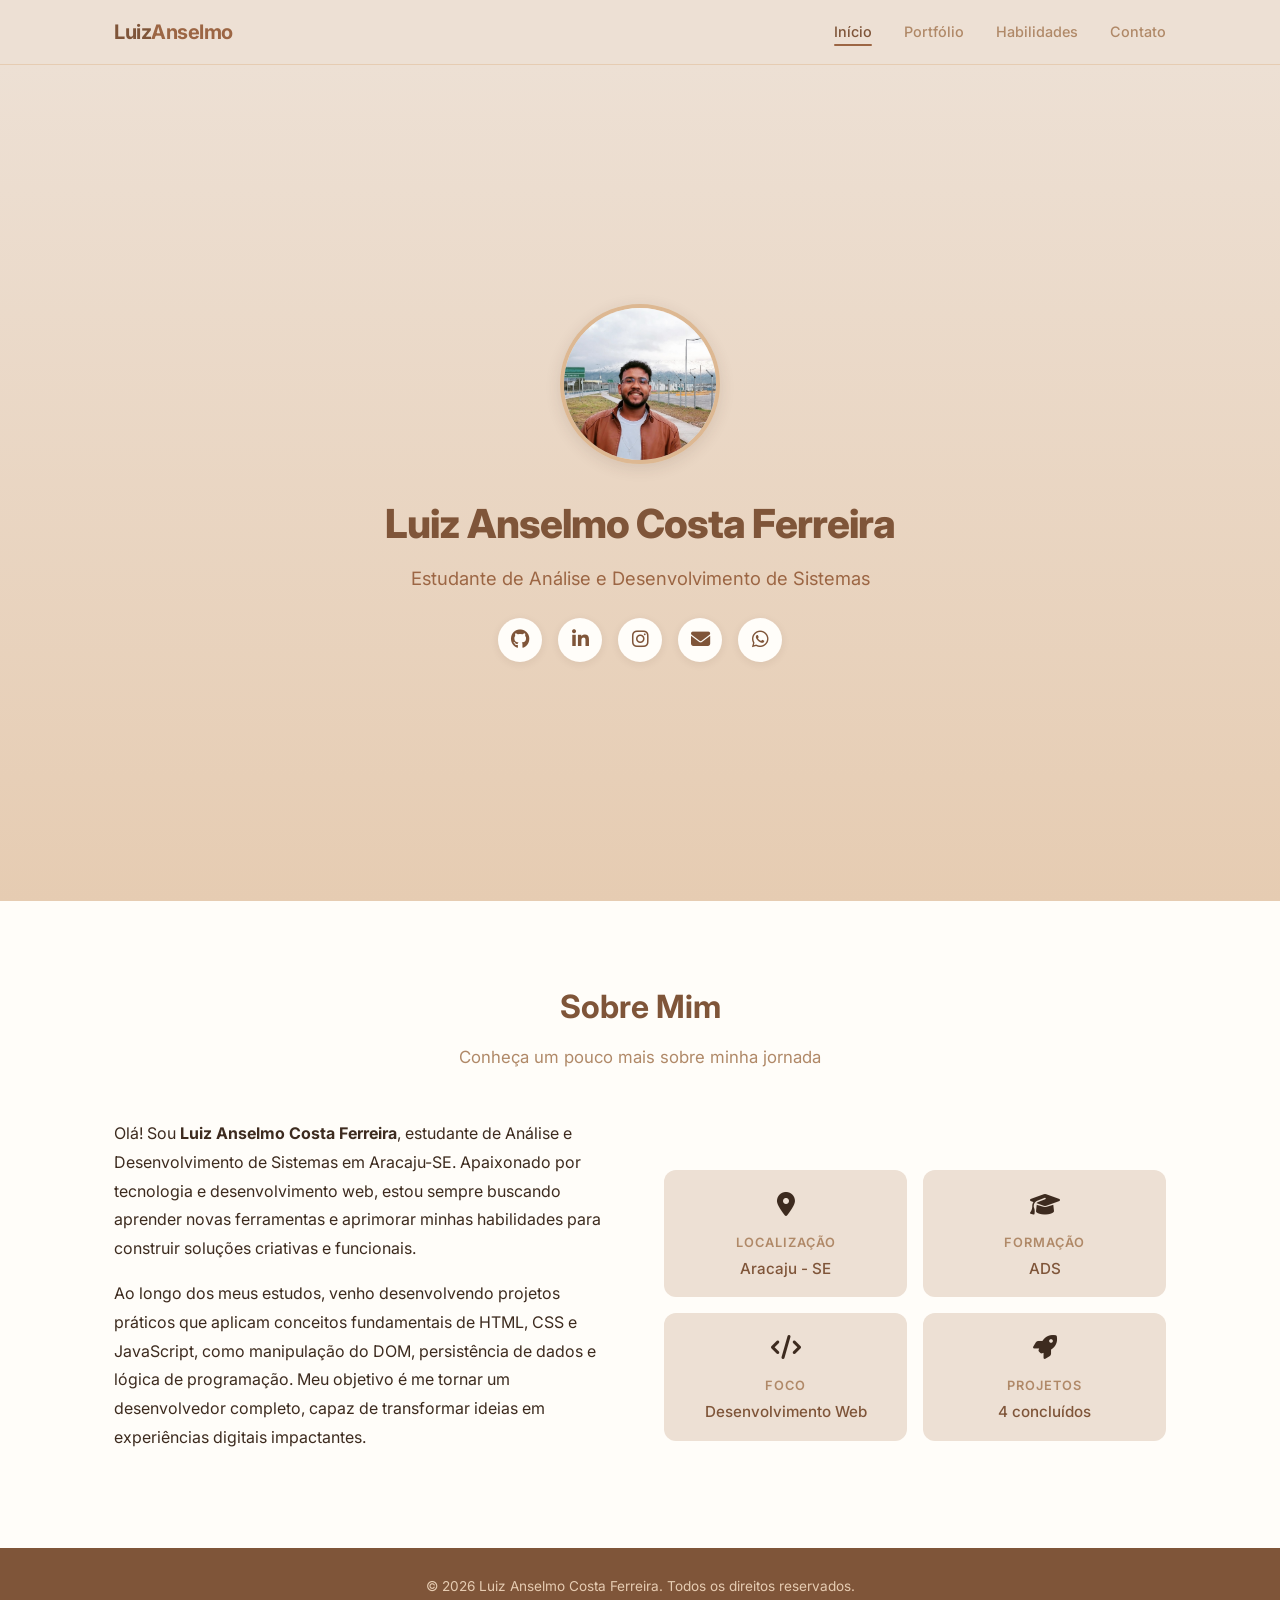
<file: index.html>
<!DOCTYPE html>
<html lang="pt-BR">
<head>
  <meta charset="UTF-8">
  <meta name="viewport" content="width=device-width, initial-scale=1.0">
  <meta name="description" content="Portfólio pessoal de Luiz Anselmo Costa Ferreira — Estudante de Análise e Desenvolvimento de Sistemas em Aracaju-SE.">
  <meta name="author" content="Luiz Anselmo Costa Ferreira">
  <title>Luiz Anselmo — Portfólio</title>
  <link rel="stylesheet" href="css/styles.css">
  <link rel="stylesheet" href="https://cdnjs.cloudflare.com/ajax/libs/font-awesome/6.5.1/css/all.min.css">
</head>
<body>

  <!-- NAVBAR -->
  <nav class="navbar" id="navbar">
    <div class="container">
      <a href="index.html" class="navbar-logo">Luiz<span>Anselmo</span></a>
      <ul class="navbar-menu" id="navMenu">
        <li><a href="index.html">Início</a></li>
        <li><a href="portfolio.html">Portfólio</a></li>
        <li><a href="habilidades.html">Habilidades</a></li>
        <li><a href="contato.html">Contato</a></li>
      </ul>
      <button class="hamburger" id="hamburger" aria-label="Menu">
        <span></span>
        <span></span>
        <span></span>
      </button>
    </div>
  </nav>

  <!-- HERO -->
  <section class="hero" id="hero">
    <div class="hero-content">
      <img src="assets/profile.jpg" alt="Foto de Luiz Anselmo Costa Ferreira" class="hero-photo reveal">
      <h1 class="hero-name reveal">Luiz Anselmo Costa Ferreira</h1>
      <p class="hero-title reveal">Estudante de Análise e Desenvolvimento de Sistemas</p>
      <div class="hero-socials reveal">
        <a href="https://github.com/lanselmocf-dot" target="_blank" rel="noopener" aria-label="GitHub"><i class="fab fa-github"></i></a>
        <a href="https://www.linkedin.com/in/luiz-anselmo-bab188236" target="_blank" rel="noopener" aria-label="LinkedIn"><i class="fab fa-linkedin-in"></i></a>
        <a href="https://www.instagram.com/lanselmoo/" target="_blank" rel="noopener" aria-label="Instagram"><i class="fab fa-instagram"></i></a>
        <a href="mailto:lanselmocf@gmail.com" aria-label="E-mail"><i class="fas fa-envelope"></i></a>
        <a href="https://wa.me/5579988646510?text=Ol%C3%A1%2C%20Luiz!%20Vi%20o%20seu%20portf%C3%B3lio%20e%20gostaria%20de%20conversar%20sobre%20um%20projeto." target="_blank" rel="noopener" aria-label="WhatsApp"><i class="fab fa-whatsapp"></i></a>
      </div>
    </div>
  </section>

  <!-- SOBRE MIM -->
  <section class="section about" id="about">
    <div class="container">
      <h2 class="section-title reveal">Sobre Mim</h2>
      <p class="section-subtitle reveal">Conheça um pouco mais sobre minha jornada</p>
      <div class="about-grid">
        <div class="about-text reveal">
          <p>
            Olá! Sou <strong>Luiz Anselmo Costa Ferreira</strong>, estudante de Análise e Desenvolvimento de Sistemas em Aracaju-SE. Apaixonado por tecnologia e desenvolvimento web, estou sempre buscando aprender novas ferramentas e aprimorar minhas habilidades para construir soluções criativas e funcionais.
          </p>
          <p>
            Ao longo dos meus estudos, venho desenvolvendo projetos práticos que aplicam conceitos fundamentais de HTML, CSS e JavaScript, como manipulação do DOM, persistência de dados e lógica de programação. Meu objetivo é me tornar um desenvolvedor completo, capaz de transformar ideias em experiências digitais impactantes.
          </p>
        </div>
        <div class="about-info reveal">
          <div class="about-info-item">
            <div class="info-icon"><i class="fas fa-map-marker-alt"></i></div>
            <div class="info-label">Localização</div>
            <div class="info-value">Aracaju - SE</div>
          </div>
          <div class="about-info-item">
            <div class="info-icon"><i class="fas fa-graduation-cap"></i></div>
            <div class="info-label">Formação</div>
            <div class="info-value">ADS</div>
          </div>
          <div class="about-info-item">
            <div class="info-icon"><i class="fas fa-code"></i></div>
            <div class="info-label">Foco</div>
            <div class="info-value">Desenvolvimento Web</div>
          </div>
          <div class="about-info-item">
            <div class="info-icon"><i class="fas fa-rocket"></i></div>
            <div class="info-label">Projetos</div>
            <div class="info-value">4 concluídos</div>
          </div>
        </div>
      </div>
    </div>
  </section>

  <!-- FOOTER -->
  <footer class="footer">
    <p>&copy; 2026 Luiz Anselmo Costa Ferreira. Todos os direitos reservados.</p>
  </footer>

  <script src="js/script.js"></script>
</body>
</html>
</file>
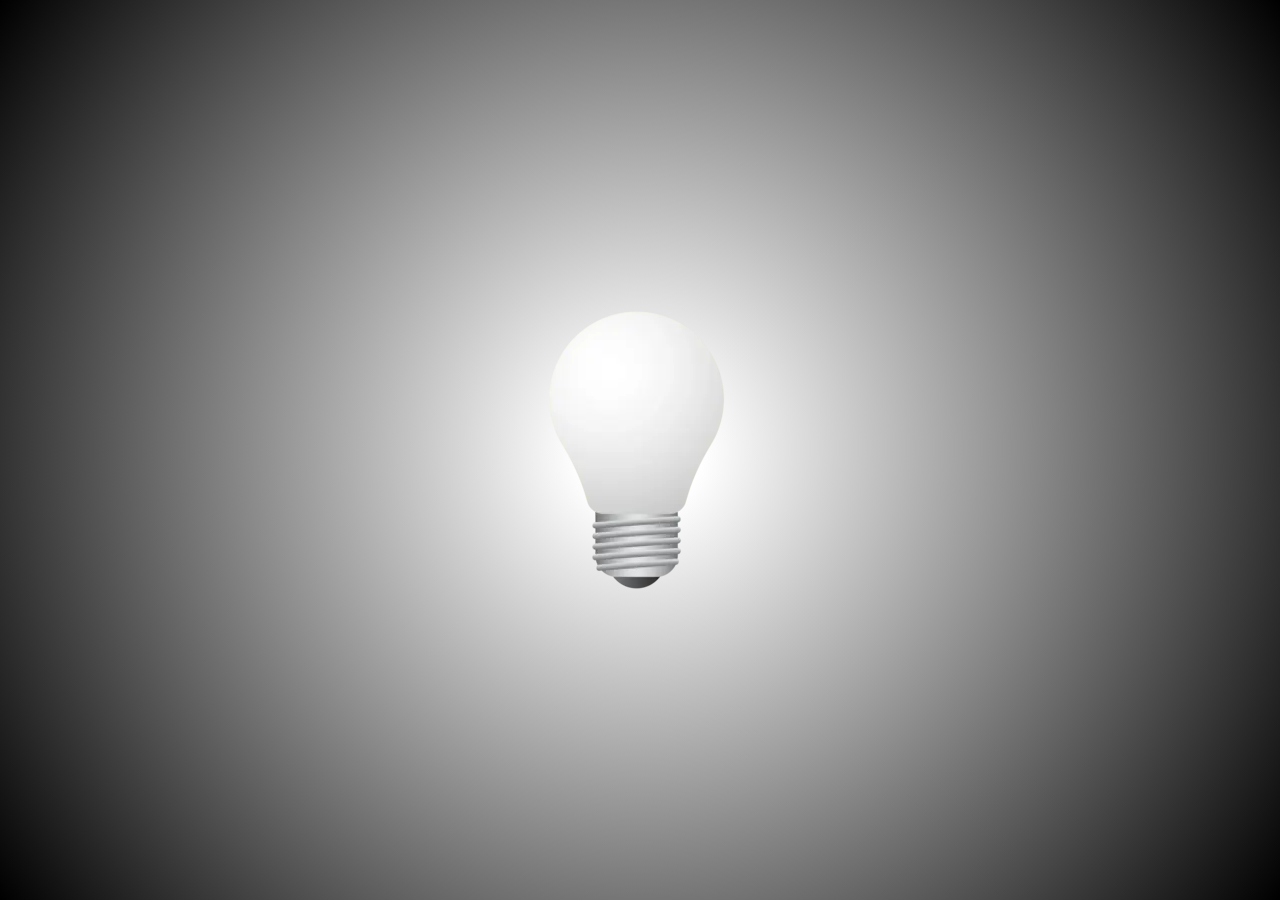
<file: Mini Projetos/Lampada - Atividade Luiz Anselmo/Lampada - Atividade/index.html>
<!DOCTYPE html>
<html lang="pt-BR">
<head>
    <meta charset="UTF-8">
    <meta name="viewport" content="width=device-width, initial-scale=1.0">
    <title>Lâmpada</title>
    <link rel="stylesheet" href="style.css">
</head>
<body>
    <div class="container">
        <img id="lamp" src="assets/lamp_off.png" alt="Lâmpada apagada">
    </div>
    <script src="script.js"></script>
</body>
</html>
</file>
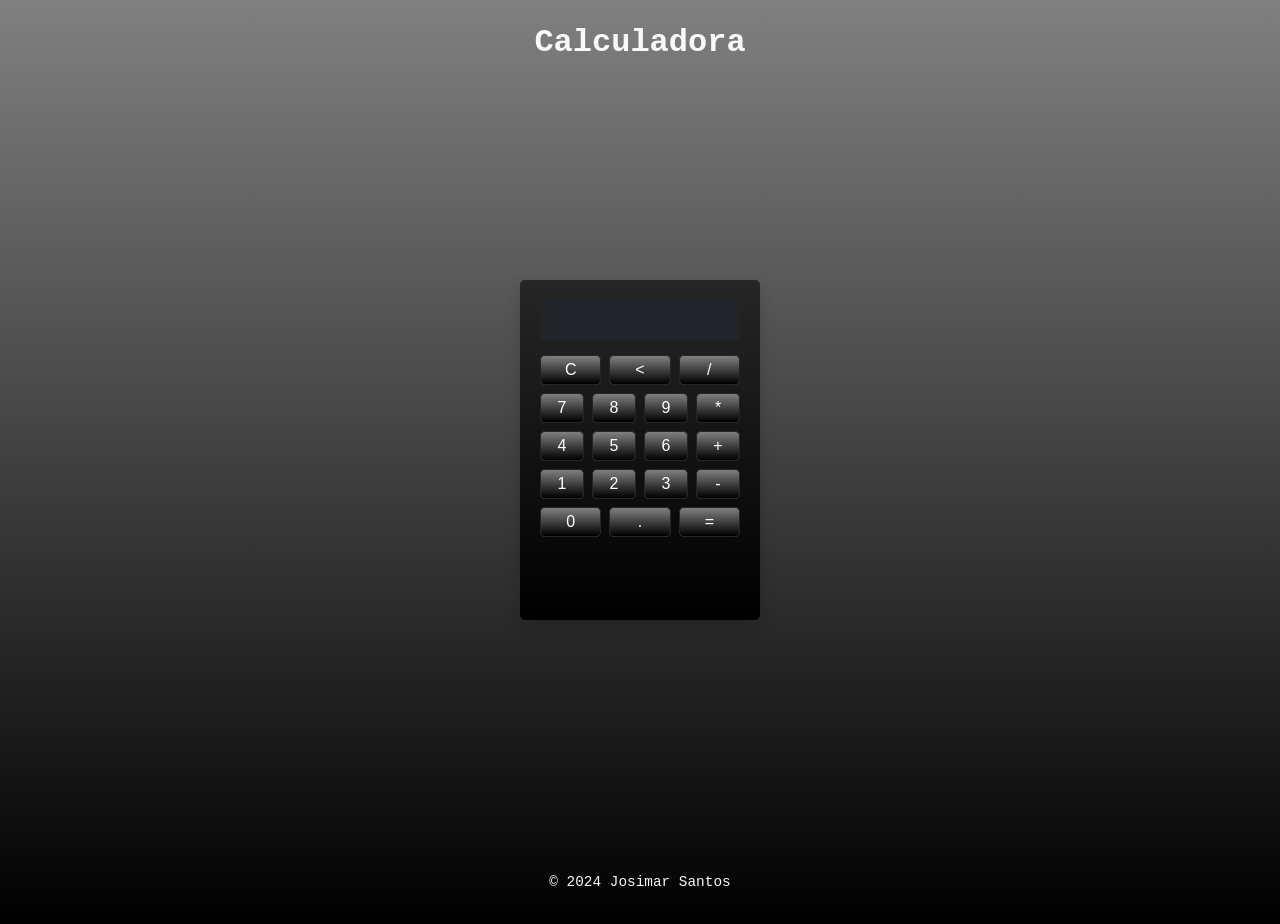
<file: Mini Projetos/Calculadora - Atividade Luiz Anselmo/Calculadora/Calculadora/index.html>
<!DOCTYPE html>
<html lang="pt-BR">
<head>
    <meta charset="UTF-8">
    <meta name="viewport" content="width=device-width, initial-scale=1.0">
    <title>Calculadora</title>
    <link rel="stylesheet" href="style.css">
</head>
<body>
    <header class="header">
        <h1>Calculadora</h1>
    </header>
    <main>
        <div class="calc">
            <div class="display" id="display"></div>
            <div class="btns">
                <div class="row"> 
                    <button onclick="clearAll()" class="btn" aria-label="Clear">C</button>
                    <button onclick="backspace()" class="btn" aria-label="Backspace">&lt;</button>
                    <button onclick="pressed('/')" class="btn" aria-label="Divide">/</button>
                </div>
                <div class="row">
                    <button onclick="pressed('7')" class="btn" aria-label="Seven">7</button>
                    <button onclick="pressed('8')" class="btn" aria-label="Eight">8</button>
                    <button onclick="pressed('9')" class="btn" aria-label="Nine">9</button>
                    <button onclick="pressed('*')" class="btn" aria-label="Multiply">*</button>
                </div>
                <div class="row">
                    <button onclick="pressed('4')" class="btn" aria-label="Four">4</button>
                    <button onclick="pressed('5')" class="btn" aria-label="Five">5</button>
                    <button onclick="pressed('6')" class="btn" aria-label="Six">6</button>
                    <button onclick="pressed('+')" class="btn" aria-label="Add">+</button>
                </div>
                <div class="row">
                    <button onclick="pressed('1')" class="btn" aria-label="One">1</button>
                    <button onclick="pressed('2')" class="btn" aria-label="Two">2</button>
                    <button onclick="pressed('3')" class="btn" aria-label="Three">3</button>
                    <button onclick="pressed('-')" class="btn" aria-label="Subtract">-</button>
                </div>
                <div class="row">
                    <button onclick="pressed('0')" class="btn" aria-label="Zero">0</button>
                    <button onclick="pressed('.')" class="btn" aria-label="Decimal">.</button>
                    <button onclick="calculate()" class="btn" aria-label="Equals">=</button>
                </div>
            </div>
        </div>
    </main>
    <footer class="footer">
        <p>&copy; 2024 Josimar Santos</p>
    </footer>
    <script src="script.js"></script>
</body>
</html>
</file>
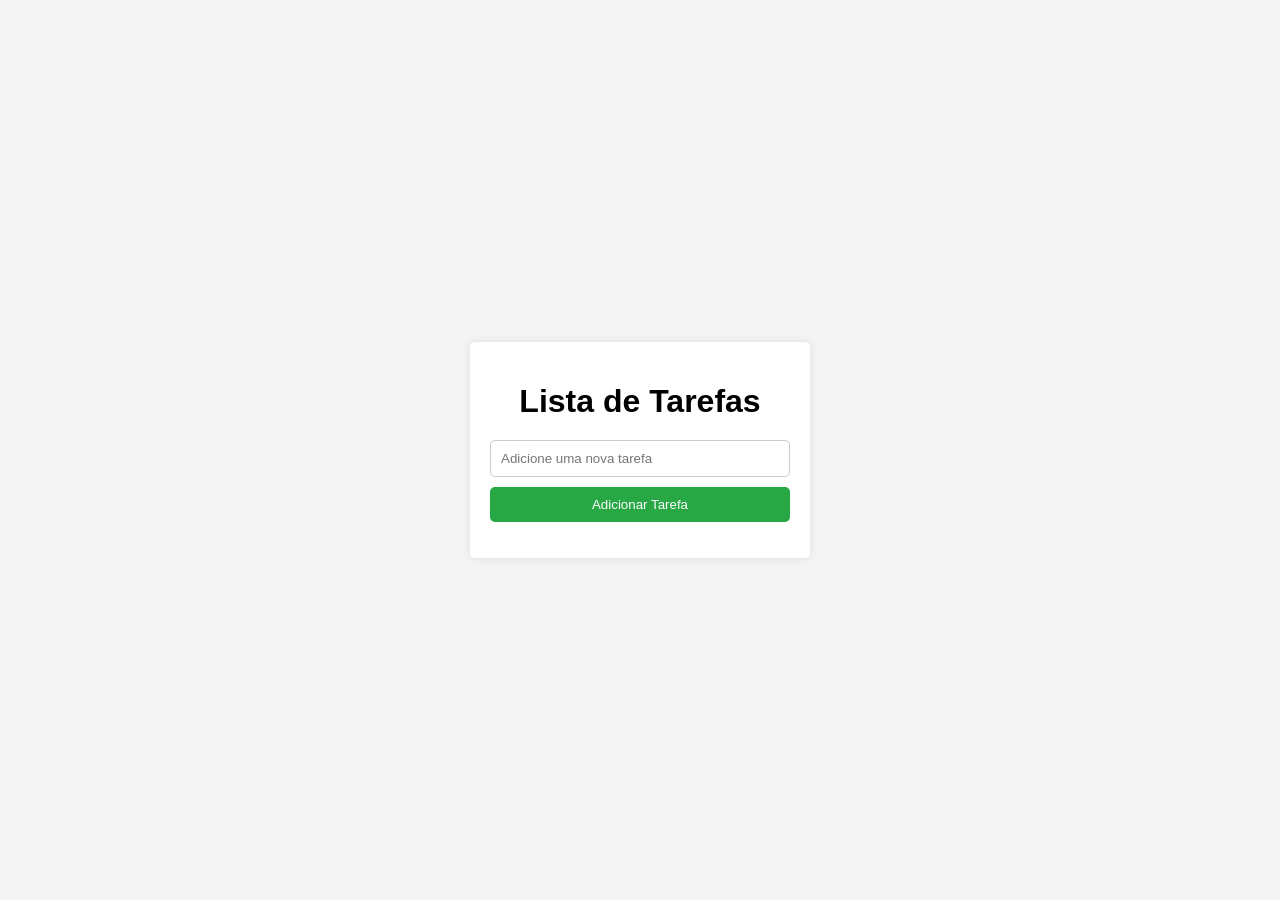
<file: Mini Projetos/Lista de Tarefas - Atividade Luiz Anselmo/Lista de Tarefas/Lista de Tarefas/index.html>
<html lang="pt-BR">
<head>
    <meta charset="UTF-8">
    <meta name="viewport" content="width=device-width, initial-scale=1.0">
    <title>Lista de Tarefas</title>
    <link rel="stylesheet" href="styles.css">
    <script src="script.js" defer></script>
</head>
<body>
    <div class="container">
        <h1>Lista de Tarefas</h1>
        <input type="text" id="taskInput" placeholder="Adicione uma nova tarefa">
        <button id="addTaskBtn">Adicionar Tarefa</button>
        <ul id="taskList"></ul>
    </div>
</body>
</html>
</file>
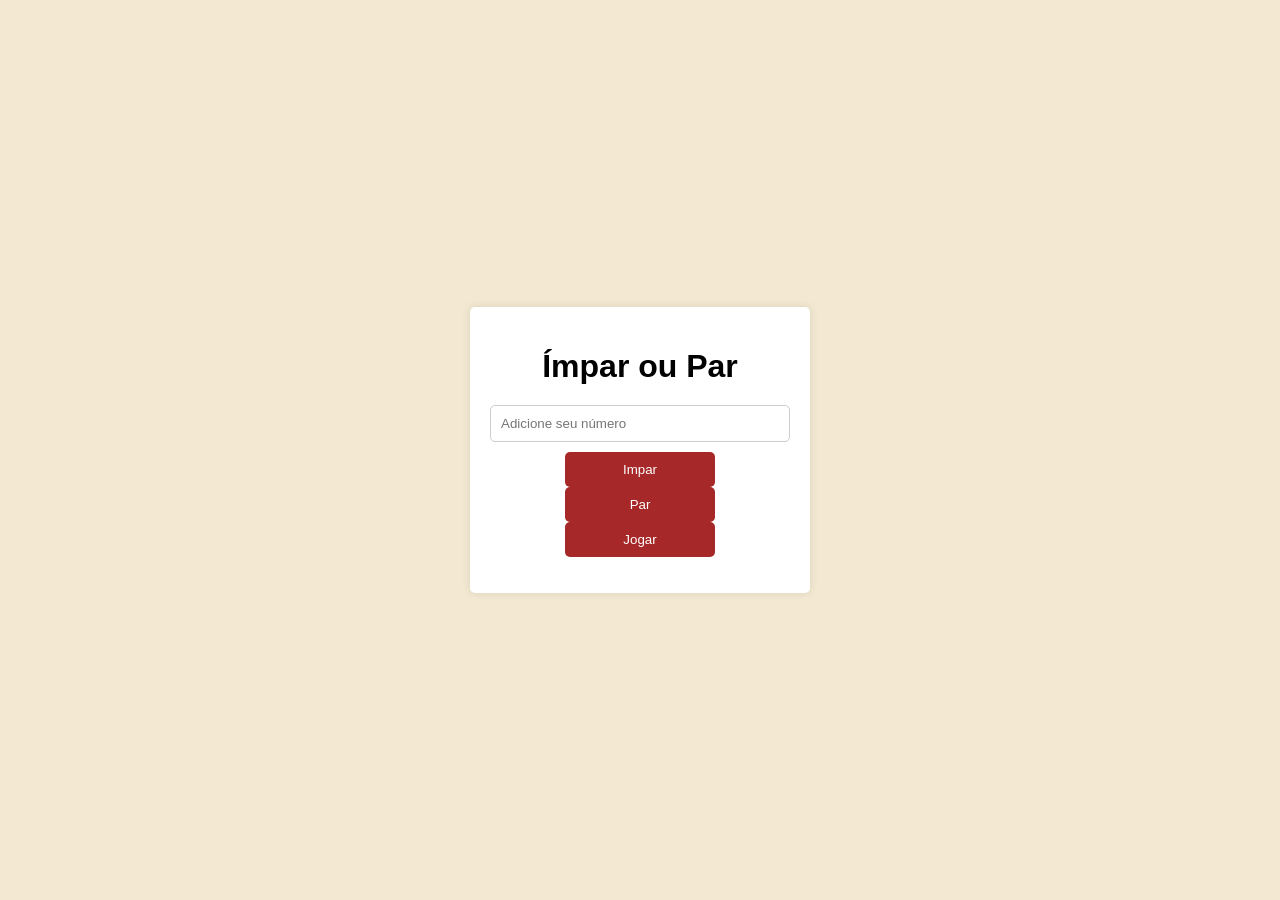
<file: Mini Projetos/Impar ou Par - Atividade Luiz Anselmo/Impar ou Par/Impar ou Par/Impar ou Par/index.html>
<html lang="pt-BR">
<head>
    <meta charset="UTF-8">
    <meta name="viewport" content="width=device-width, initial-scale=1.0">
    <title>Lista de Tarefas</title>
    <link rel="stylesheet" href="styles.css">
    <script src="script.js" defer></script>
</head>
<body>
    <div class="container">
        <h1>Ímpar ou Par</h1>
        <input type="text" id="numInput" placeholder="Adicione seu número">
        <button id="ImparBtn">Impar</button>
        <button id="ParBtn">Par</button>
        <button id="PlayBtn">Jogar</button>
        <ul id="numList"></ul>
    </div>
</body>
</html>
</file>
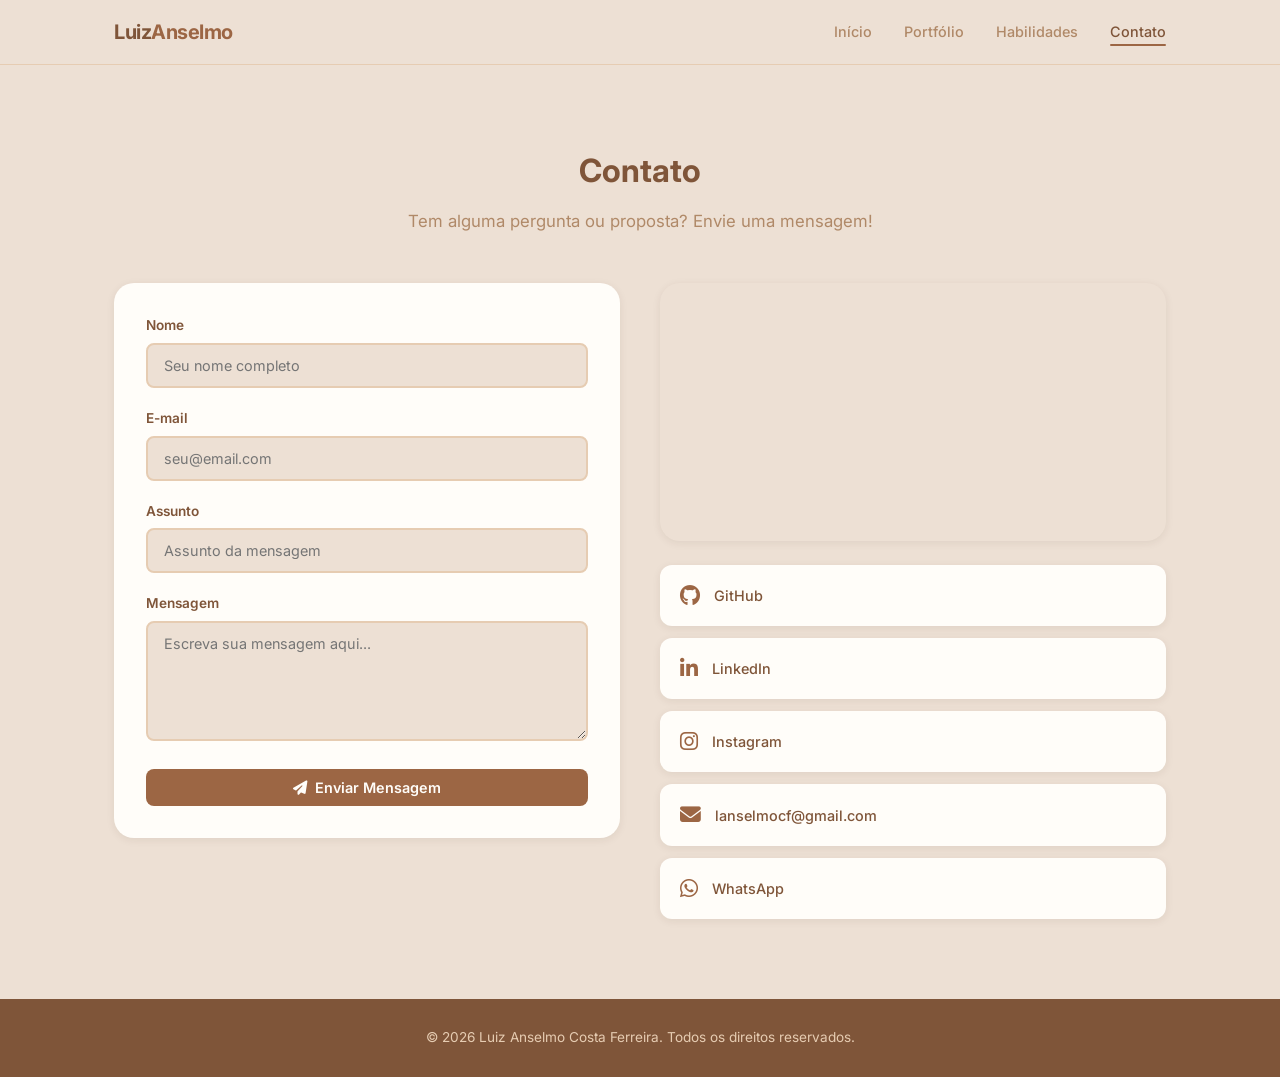
<file: contato.html>
<!DOCTYPE html>
<html lang="pt-BR">
<head>
  <meta charset="UTF-8">
  <meta name="viewport" content="width=device-width, initial-scale=1.0">
  <meta name="description" content="Entre em contato com Luiz Anselmo Costa Ferreira — Formulário, localização e redes sociais.">
  <meta name="author" content="Luiz Anselmo Costa Ferreira">
  <title>Contato — Luiz Anselmo</title>
  <link rel="stylesheet" href="css/styles.css">
  <link rel="stylesheet" href="https://cdnjs.cloudflare.com/ajax/libs/font-awesome/6.5.1/css/all.min.css">
</head>
<body>

  <!-- NAVBAR -->
  <nav class="navbar" id="navbar">
    <div class="container">
      <a href="index.html" class="navbar-logo">Luiz<span>Anselmo</span></a>
      <ul class="navbar-menu" id="navMenu">
        <li><a href="index.html">Início</a></li>
        <li><a href="portfolio.html">Portfólio</a></li>
        <li><a href="habilidades.html">Habilidades</a></li>
        <li><a href="contato.html">Contato</a></li>
      </ul>
      <button class="hamburger" id="hamburger" aria-label="Menu">
        <span></span>
        <span></span>
        <span></span>
      </button>
    </div>
  </nav>

  <!-- CONTATO -->
  <section class="section contact" id="contact">
    <div class="container">
      <h1 class="section-title reveal">Contato</h1>
      <p class="section-subtitle reveal">Tem alguma pergunta ou proposta? Envie uma mensagem!</p>

      <div class="contact-grid">

        <!-- Formulário -->
        <form class="contact-form reveal" id="contactForm" novalidate>
          <div class="form-group">
            <label for="formNome">Nome</label>
            <input type="text" id="formNome" name="nome" placeholder="Seu nome completo" required>
            <span class="error-message">Por favor, informe seu nome.</span>
          </div>

          <div class="form-group">
            <label for="formEmail">E-mail</label>
            <input type="email" id="formEmail" name="email" placeholder="seu@email.com" required>
            <span class="error-message">Por favor, informe um e-mail válido.</span>
          </div>

          <div class="form-group">
            <label for="formAssunto">Assunto</label>
            <input type="text" id="formAssunto" name="assunto" placeholder="Assunto da mensagem" required>
            <span class="error-message">Por favor, informe o assunto.</span>
          </div>

          <div class="form-group">
            <label for="formMensagem">Mensagem</label>
            <textarea id="formMensagem" name="mensagem" placeholder="Escreva sua mensagem aqui..." required></textarea>
            <span class="error-message">Por favor, escreva sua mensagem.</span>
          </div>

          <button type="submit" class="btn btn-primary" style="width: 100%;">
            <i class="fas fa-paper-plane"></i>&nbsp; Enviar Mensagem
          </button>

          <div class="form-success" id="formSuccess">
            <p><i class="fas fa-check-circle"></i>&nbsp; Mensagem enviada com sucesso!</p>
          </div>
        </form>

        <!-- Info lateral: Mapa + Links -->
        <div class="contact-info-section reveal">

          <!-- Mapa -->
          <div class="contact-map">
            <iframe
              title="Localização em Aracaju - SE"
              src="https://www.google.com/maps/embed?pb=!1m18!1m12!1m3!1d125082.84199685889!2d-37.12454565!3d-10.911098949999999!2m3!1f0!2f0!3f0!3m2!1i1024!2i768!4f13.1!3m3!1m2!1s0x71ab1b0db3a7515%3A0x2d36040d3dd787ce!2sAracaju%2C%20SE!5e0!3m2!1spt-BR!2sbr!4v1700000000000!5m2!1spt-BR!2sbr"
              allowfullscreen=""
              loading="lazy"
              referrerpolicy="no-referrer-when-downgrade">
            </iframe>
          </div>

          <!-- Links de contato -->
          <div class="contact-links">
            <a href="https://github.com/lanselmocf-dot" target="_blank" rel="noopener" class="contact-link-item">
              <span class="link-icon"><i class="fab fa-github"></i></span>
              <span class="link-text">GitHub</span>
            </a>
            <a href="https://www.linkedin.com/in/luiz-anselmo-bab188236" target="_blank" rel="noopener" class="contact-link-item">
              <span class="link-icon"><i class="fab fa-linkedin-in"></i></span>
              <span class="link-text">LinkedIn</span>
            </a>
            <a href="https://www.instagram.com/lanselmoo/" target="_blank" rel="noopener" class="contact-link-item">
              <span class="link-icon"><i class="fab fa-instagram"></i></span>
              <span class="link-text">Instagram</span>
            </a>
            <a href="mailto:lanselmocf@gmail.com" class="contact-link-item">
              <span class="link-icon"><i class="fas fa-envelope"></i></span>
              <span class="link-text">lanselmocf@gmail.com</span>
            </a>
            <a href="https://wa.me/5579988646510?text=Ol%C3%A1%2C%20Luiz!%20Vi%20o%20seu%20portf%C3%B3lio%20e%20gostaria%20de%20conversar%20sobre%20um%20projeto." target="_blank" rel="noopener" class="contact-link-item">
              <span class="link-icon"><i class="fab fa-whatsapp"></i></span>
              <span class="link-text">WhatsApp</span>
            </a>
          </div>

        </div>
      </div>
    </div>
  </section>

  <!-- FOOTER -->
  <footer class="footer">
    <p>&copy; 2026 Luiz Anselmo Costa Ferreira. Todos os direitos reservados.</p>
  </footer>

  <script src="js/script.js"></script>
</body>
</html>
</file>
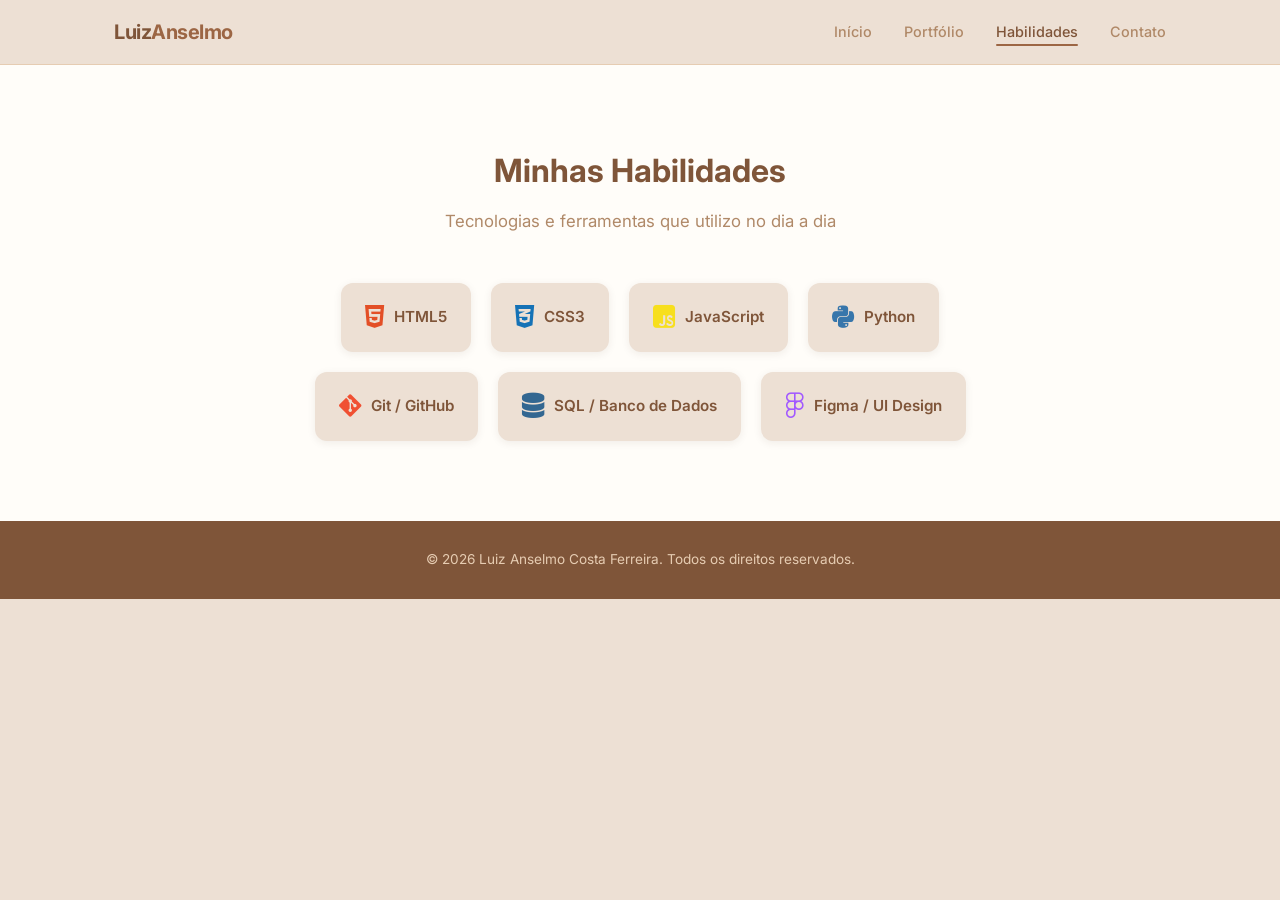
<file: habilidades.html>
<!DOCTYPE html>
<html lang="pt-BR">
<head>
  <meta charset="UTF-8">
  <meta name="viewport" content="width=device-width, initial-scale=1.0">
  <meta name="description" content="Habilidades técnicas de Luiz Anselmo Costa Ferreira — HTML, CSS, JavaScript, Python, Git, SQL e Figma.">
  <meta name="author" content="Luiz Anselmo Costa Ferreira">
  <title>Habilidades — Luiz Anselmo</title>
  <link rel="stylesheet" href="css/styles.css">
  <link rel="stylesheet" href="https://cdnjs.cloudflare.com/ajax/libs/font-awesome/6.5.1/css/all.min.css">
</head>
<body>

  <!-- NAVBAR -->
  <nav class="navbar" id="navbar">
    <div class="container">
      <a href="index.html" class="navbar-logo">Luiz<span>Anselmo</span></a>
      <ul class="navbar-menu" id="navMenu">
        <li><a href="index.html">Início</a></li>
        <li><a href="portfolio.html">Portfólio</a></li>
        <li><a href="habilidades.html">Habilidades</a></li>
        <li><a href="contato.html">Contato</a></li>
      </ul>
      <button class="hamburger" id="hamburger" aria-label="Menu">
        <span></span>
        <span></span>
        <span></span>
      </button>
    </div>
  </nav>

  <!-- HABILIDADES -->
  <section class="section skills" id="skills">
    <div class="container">
      <h1 class="section-title reveal">Minhas Habilidades</h1>
      <p class="section-subtitle reveal">Tecnologias e ferramentas que utilizo no dia a dia</p>

      <div class="skills-grid">

        <div class="skill-badge reveal">
          <span class="skill-icon"><i class="fab fa-html5" style="color: #e34f26;"></i></span>
          <span class="skill-name">HTML5</span>
        </div>

        <div class="skill-badge reveal">
          <span class="skill-icon"><i class="fab fa-css3-alt" style="color: #1572b6;"></i></span>
          <span class="skill-name">CSS3</span>
        </div>

        <div class="skill-badge reveal">
          <span class="skill-icon"><i class="fab fa-js-square" style="color: #f7df1e;"></i></span>
          <span class="skill-name">JavaScript</span>
        </div>

        <div class="skill-badge reveal">
          <span class="skill-icon"><i class="fab fa-python" style="color: #3776ab;"></i></span>
          <span class="skill-name">Python</span>
        </div>

        <div class="skill-badge reveal">
          <span class="skill-icon"><i class="fab fa-git-alt" style="color: #f05032;"></i></span>
          <span class="skill-name">Git / GitHub</span>
        </div>

        <div class="skill-badge reveal">
          <span class="skill-icon"><i class="fas fa-database" style="color: #336791;"></i></span>
          <span class="skill-name">SQL / Banco de Dados</span>
        </div>

        <div class="skill-badge reveal">
          <span class="skill-icon"><i class="fab fa-figma" style="color: #a259ff;"></i></span>
          <span class="skill-name">Figma / UI Design</span>
        </div>

      </div>
    </div>
  </section>

  <!-- FOOTER -->
  <footer class="footer">
    <p>&copy; 2026 Luiz Anselmo Costa Ferreira. Todos os direitos reservados.</p>
  </footer>

  <script src="js/script.js"></script>
</body>
</html>
</file>
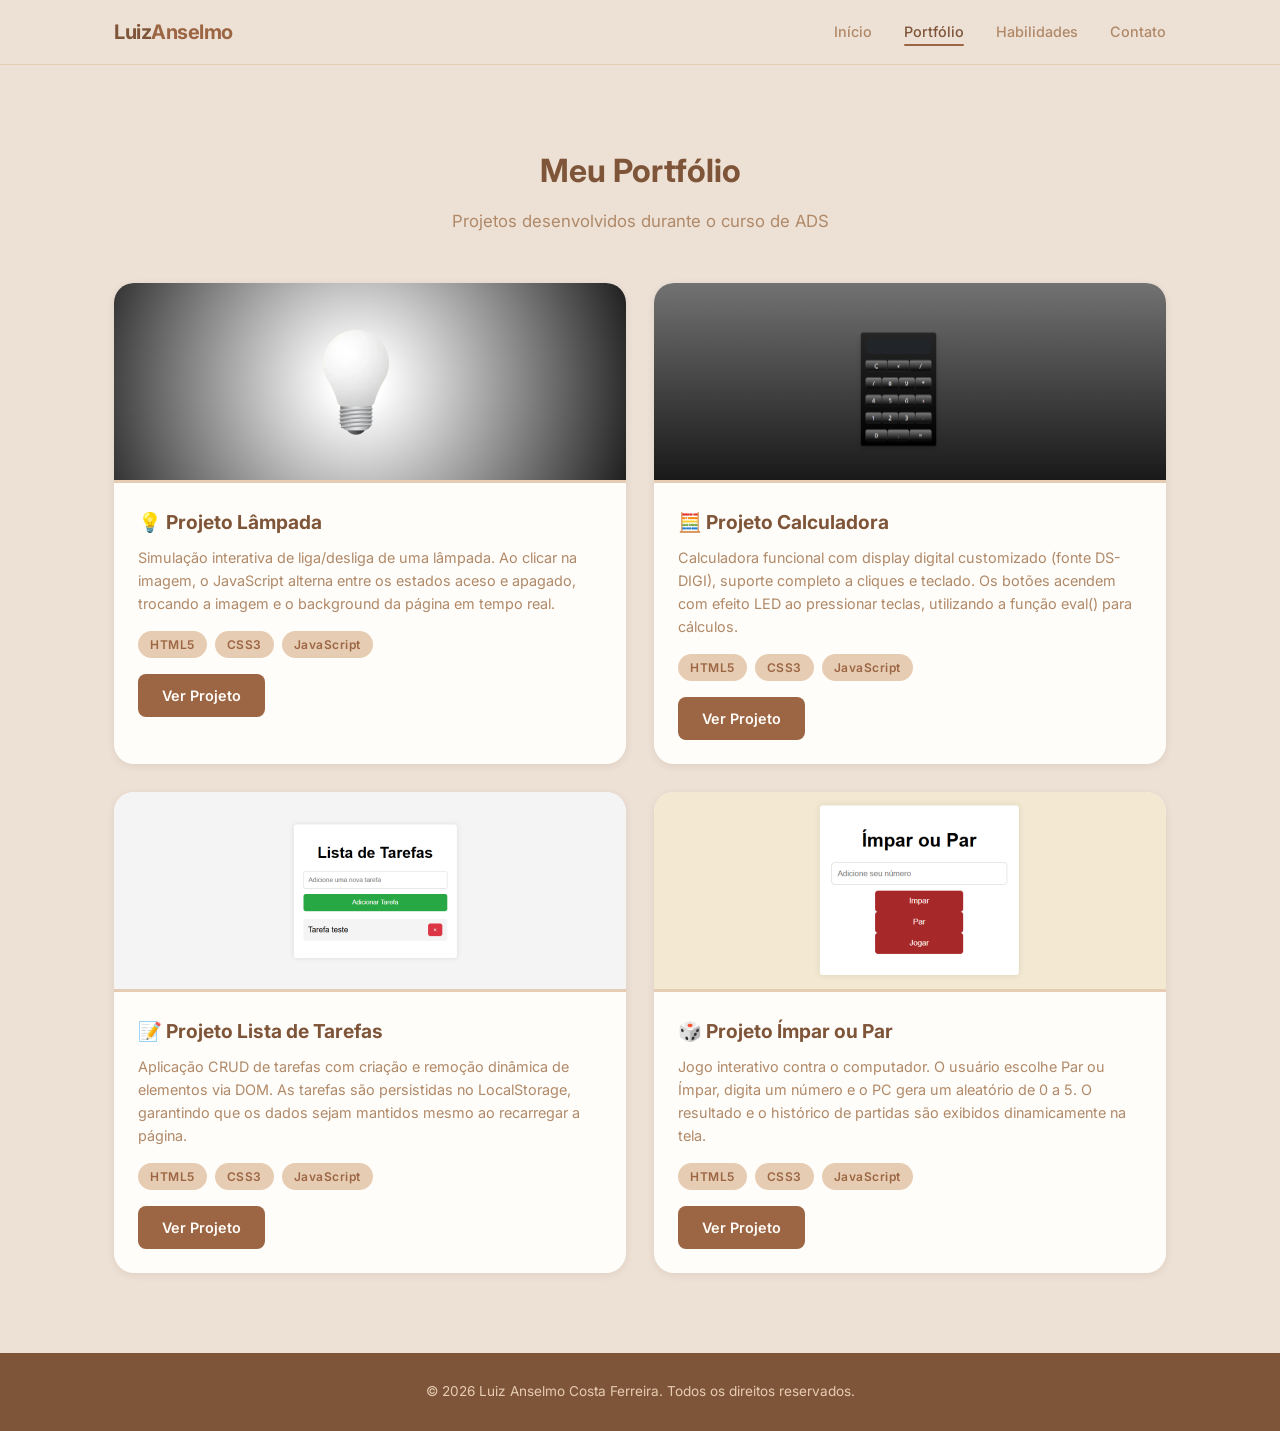
<file: portfolio.html>
<!DOCTYPE html>
<html lang="pt-BR">

<head>
  <meta charset="UTF-8">
  <meta name="viewport" content="width=device-width, initial-scale=1.0">
  <meta name="description"
    content="Portfólio de projetos de Luiz Anselmo Costa Ferreira — Mini-projetos em HTML, CSS e JavaScript.">
  <meta name="author" content="Luiz Anselmo Costa Ferreira">
  <title>Portfólio — Luiz Anselmo</title>
  <link rel="stylesheet" href="css/styles.css">
  <link rel="stylesheet" href="https://cdnjs.cloudflare.com/ajax/libs/font-awesome/6.5.1/css/all.min.css">
</head>

<body>

  <!-- NAVBAR -->
  <nav class="navbar" id="navbar">
    <div class="container">
      <a href="index.html" class="navbar-logo">Luiz<span>Anselmo</span></a>
      <ul class="navbar-menu" id="navMenu">
        <li><a href="index.html">Início</a></li>
        <li><a href="portfolio.html">Portfólio</a></li>
        <li><a href="habilidades.html">Habilidades</a></li>
        <li><a href="contato.html">Contato</a></li>
      </ul>
      <button class="hamburger" id="hamburger" aria-label="Menu">
        <span></span>
        <span></span>
        <span></span>
      </button>
    </div>
  </nav>

  <!-- PORTFÓLIO -->
  <section class="section portfolio" id="portfolio">
    <div class="container">
      <h1 class="section-title reveal">Meu Portfólio</h1>
      <p class="section-subtitle reveal">Projetos desenvolvidos durante o curso de ADS</p>

      <div class="portfolio-grid">

        <!-- Card 1: Lâmpada -->
        <div class="project-card reveal">
          <img src="assets/project_lampada.png" alt="Projeto Lâmpada" class="project-card-img">
          <div class="project-card-body">
            <h2 class="project-card-title">💡 Projeto Lâmpada</h2>
            <p class="project-card-desc">
              Simulação interativa de liga/desliga de uma lâmpada. Ao clicar na imagem, o JavaScript alterna entre os
              estados aceso e apagado, trocando a imagem e o background da página em tempo real.
            </p>
            <div class="project-card-tags">
              <span class="tag">HTML5</span>
              <span class="tag">CSS3</span>
              <span class="tag">JavaScript</span>
            </div>
            <a href="Mini Projetos/Lampada - Atividade Luiz Anselmo/Lampada - Atividade/index.html"
              class="btn btn-primary" target="_blank" rel="noopener">Ver Projeto</a>
          </div>
        </div>

        <!-- Card 2: Calculadora -->
        <div class="project-card reveal">
          <img src="assets/project_calculadora.png" alt="Projeto Calculadora" class="project-card-img">
          <div class="project-card-body">
            <h2 class="project-card-title">🧮 Projeto Calculadora</h2>
            <p class="project-card-desc">
              Calculadora funcional com display digital customizado (fonte DS-DIGI), suporte completo a cliques e
              teclado. Os botões acendem com efeito LED ao pressionar teclas, utilizando a função eval() para cálculos.
            </p>
            <div class="project-card-tags">
              <span class="tag">HTML5</span>
              <span class="tag">CSS3</span>
              <span class="tag">JavaScript</span>
            </div>
            <a href="Mini Projetos/Calculadora - Atividade Luiz Anselmo/Calculadora/Calculadora/index.html"
              class="btn btn-primary" target="_blank" rel="noopener">Ver Projeto</a>
          </div>
        </div>

        <!-- Card 3: Lista de Tarefas -->
        <div class="project-card reveal">
          <img src="assets/project_tarefas.png" alt="Projeto Lista de Tarefas" class="project-card-img">
          <div class="project-card-body">
            <h2 class="project-card-title">📝 Projeto Lista de Tarefas</h2>
            <p class="project-card-desc">
              Aplicação CRUD de tarefas com criação e remoção dinâmica de elementos via DOM. As tarefas são persistidas
              no LocalStorage, garantindo que os dados sejam mantidos mesmo ao recarregar a página.
            </p>
            <div class="project-card-tags">
              <span class="tag">HTML5</span>
              <span class="tag">CSS3</span>
              <span class="tag">JavaScript</span>
            </div>
            <a href="Mini Projetos/Lista de Tarefas - Atividade Luiz Anselmo/Lista de Tarefas/Lista de Tarefas/index.html"
              class="btn btn-primary" target="_blank" rel="noopener">Ver Projeto</a>
          </div>
        </div>

        <!-- Card 4: Ímpar ou Par -->
        <div class="project-card reveal">
          <img src="assets/project_impar_par.png" alt="Projeto Ímpar ou Par" class="project-card-img">
          <div class="project-card-body">
            <h2 class="project-card-title">🎲 Projeto Ímpar ou Par</h2>
            <p class="project-card-desc">
              Jogo interativo contra o computador. O usuário escolhe Par ou Ímpar, digita um número e o PC gera um
              aleatório de 0 a 5. O resultado e o histórico de partidas são exibidos dinamicamente na tela.
            </p>
            <div class="project-card-tags">
              <span class="tag">HTML5</span>
              <span class="tag">CSS3</span>
              <span class="tag">JavaScript</span>
            </div>
            <a href="Mini Projetos/Impar ou Par - Atividade Luiz Anselmo/Impar ou Par/Impar ou Par/Impar ou Par/index.html"
              class="btn btn-primary" target="_blank" rel="noopener">Ver Projeto</a>
          </div>
        </div>

      </div>
    </div>
  </section>

  <!-- FOOTER -->
  <footer class="footer">
    <p>&copy; 2026 Luiz Anselmo Costa Ferreira. Todos os direitos reservados.</p>
  </footer>

  <script src="js/script.js"></script>
</body>

</html>
</file>
<file: css/styles.css>
/* ============================================
   PORTFÓLIO PESSOAL — Luiz Anselmo Costa Ferreira
   CSS Global
   ============================================ */

/* ---------- Google Fonts ---------- */
@import url('https://fonts.googleapis.com/css2?family=Inter:wght@300;400;500;600;700;800&display=swap');

/* ---------- CSS Reset ---------- */
*,
*::before,
*::after {
  margin: 0;
  padding: 0;
  box-sizing: border-box;
}

/* ---------- Variáveis ---------- */
:root {
  /* Paleta Terrosa */
  --almond-cream: #ede0d4;
  --pale-oak: #e6ccb2;
  --tan: #ddb892;
  --faded-copper: #b08968;
  --coffee-bean: #7f5539;
  --toffee-brown: #9c6644;

  /* Auxiliares */
  --white: #fffdf9;
  --dark: #3d2b1f;
  --text-primary: #3d2b1f;
  --text-secondary: #7f5539;
  --shadow-sm: 0 2px 8px rgba(63, 43, 31, 0.08);
  --shadow-md: 0 4px 16px rgba(63, 43, 31, 0.12);
  --shadow-lg: 0 8px 32px rgba(63, 43, 31, 0.16);
  --radius-sm: 8px;
  --radius-md: 12px;
  --radius-lg: 20px;
  --transition: 0.3s ease;

  /* Tipografia */
  --font-family: 'Inter', sans-serif;
}

/* ---------- Base ---------- */
html {
  scroll-behavior: smooth;
  font-size: 16px;
}

body {
  font-family: var(--font-family);
  background-color: var(--almond-cream);
  color: var(--text-primary);
  line-height: 1.6;
  min-height: 100vh;
  overflow-x: hidden;
}

a {
  text-decoration: none;
  color: inherit;
  transition: color var(--transition);
}

ul, ol {
  list-style: none;
}

img {
  max-width: 100%;
  height: auto;
  display: block;
}

/* ---------- Utility ---------- */
.container {
  width: 100%;
  max-width: 1100px;
  margin: 0 auto;
  padding: 0 24px;
}

.section {
  padding: 80px 0;
}

.section-title {
  font-size: 2rem;
  font-weight: 700;
  color: var(--coffee-bean);
  text-align: center;
  margin-bottom: 12px;
}

.section-subtitle {
  font-size: 1.05rem;
  color: var(--faded-copper);
  text-align: center;
  margin-bottom: 48px;
  font-weight: 400;
}

/* ---------- Animação Scroll Reveal ---------- */
.reveal {
  opacity: 0;
  transform: translateY(30px);
  transition: opacity 0.6s ease, transform 0.6s ease;
}

.reveal.active {
  opacity: 1;
  transform: translateY(0);
}

/* ============================================
   NAVBAR
   ============================================ */
.navbar {
  position: sticky;
  top: 0;
  z-index: 1000;
  background-color: rgba(237, 224, 212, 0.92);
  backdrop-filter: blur(10px);
  -webkit-backdrop-filter: blur(10px);
  border-bottom: 1px solid var(--pale-oak);
  padding: 0 24px;
  transition: box-shadow var(--transition);
}

.navbar.scrolled {
  box-shadow: var(--shadow-sm);
}

.navbar .container {
  display: flex;
  justify-content: space-between;
  align-items: center;
  height: 64px;
}

.navbar-logo {
  font-size: 1.25rem;
  font-weight: 700;
  color: var(--coffee-bean);
  letter-spacing: -0.5px;
}

.navbar-logo span {
  color: var(--toffee-brown);
}

.navbar-menu {
  display: flex;
  gap: 32px;
  align-items: center;
}

.navbar-menu a {
  font-size: 0.9rem;
  font-weight: 500;
  color: var(--faded-copper);
  position: relative;
  padding: 4px 0;
  transition: color var(--transition);
}

.navbar-menu a::after {
  content: '';
  position: absolute;
  bottom: -2px;
  left: 0;
  width: 0;
  height: 2px;
  background-color: var(--toffee-brown);
  transition: width var(--transition);
  border-radius: 2px;
}

.navbar-menu a:hover,
.navbar-menu a.active {
  color: var(--coffee-bean);
}

.navbar-menu a:hover::after,
.navbar-menu a.active::after {
  width: 100%;
}

/* Hamburger */
.hamburger {
  display: none;
  flex-direction: column;
  gap: 5px;
  cursor: pointer;
  padding: 4px;
  background: none;
  border: none;
}

.hamburger span {
  display: block;
  width: 24px;
  height: 2.5px;
  background-color: var(--coffee-bean);
  border-radius: 2px;
  transition: all var(--transition);
}

.hamburger.active span:nth-child(1) {
  transform: rotate(45deg) translate(5px, 5px);
}

.hamburger.active span:nth-child(2) {
  opacity: 0;
}

.hamburger.active span:nth-child(3) {
  transform: rotate(-45deg) translate(5px, -5px);
}

/* ============================================
   HERO
   ============================================ */
.hero {
  min-height: calc(100vh - 64px);
  display: flex;
  align-items: center;
  justify-content: center;
  text-align: center;
  padding: 60px 24px;
  background: linear-gradient(
    180deg,
    var(--almond-cream) 0%,
    var(--pale-oak) 100%
  );
}

.hero-content {
  max-width: 640px;
}

.hero-photo {
  width: 160px;
  height: 160px;
  border-radius: 50%;
  object-fit: cover;
  border: 4px solid var(--tan);
  margin: 0 auto 28px;
  box-shadow: var(--shadow-md);
  transition: transform var(--transition), box-shadow var(--transition);
}

.hero-photo:hover {
  transform: scale(1.05);
  box-shadow: var(--shadow-lg);
}

.hero-name {
  font-size: 2.5rem;
  font-weight: 800;
  color: var(--coffee-bean);
  margin-bottom: 8px;
  letter-spacing: -1px;
}

.hero-title {
  font-size: 1.15rem;
  font-weight: 400;
  color: var(--toffee-brown);
  margin-bottom: 24px;
}

.hero-socials {
  display: flex;
  justify-content: center;
  gap: 16px;
  margin-top: 24px;
}

.hero-socials a {
  display: inline-flex;
  align-items: center;
  justify-content: center;
  width: 44px;
  height: 44px;
  border-radius: 50%;
  background-color: var(--white);
  color: var(--coffee-bean);
  font-size: 1.2rem;
  box-shadow: var(--shadow-sm);
  transition: all var(--transition);
}

.hero-socials a:hover {
  background-color: var(--toffee-brown);
  color: var(--white);
  transform: translateY(-3px);
  box-shadow: var(--shadow-md);
}

/* ============================================
   SOBRE MIM
   ============================================ */
.about {
  background-color: var(--white);
}

.about-grid {
  display: grid;
  grid-template-columns: 1fr 1fr;
  gap: 48px;
  align-items: center;
}

.about-text p {
  font-size: 1rem;
  line-height: 1.8;
  color: var(--text-primary);
  margin-bottom: 16px;
}

.about-info {
  display: grid;
  grid-template-columns: 1fr 1fr;
  gap: 16px;
  margin-top: 24px;
}

.about-info-item {
  background-color: var(--almond-cream);
  padding: 16px;
  border-radius: var(--radius-md);
  text-align: center;
  transition: transform var(--transition), box-shadow var(--transition);
}

.about-info-item:hover {
  transform: translateY(-4px);
  box-shadow: var(--shadow-sm);
}

.about-info-item .info-icon {
  font-size: 1.5rem;
  margin-bottom: 8px;
}

.about-info-item .info-label {
  font-size: 0.8rem;
  color: var(--faded-copper);
  text-transform: uppercase;
  letter-spacing: 1px;
  font-weight: 600;
}

.about-info-item .info-value {
  font-size: 0.95rem;
  color: var(--coffee-bean);
  font-weight: 500;
  margin-top: 4px;
}

/* ============================================
   PORTFÓLIO — CARDS DOS PROJETOS
   ============================================ */
.portfolio {
  background-color: var(--almond-cream);
}

.portfolio-grid {
  display: grid;
  grid-template-columns: repeat(2, 1fr);
  gap: 28px;
}

.project-card {
  background-color: var(--white);
  border-radius: var(--radius-lg);
  overflow: hidden;
  box-shadow: var(--shadow-sm);
  transition: transform var(--transition), box-shadow var(--transition);
}

.project-card:hover {
  transform: translateY(-6px);
  box-shadow: var(--shadow-lg);
}

.project-card-img {
  width: 100%;
  height: 200px;
  object-fit: cover;
  border-bottom: 3px solid var(--pale-oak);
}

.project-card-body {
  padding: 24px;
}

.project-card-title {
  font-size: 1.2rem;
  font-weight: 700;
  color: var(--coffee-bean);
  margin-bottom: 8px;
}

.project-card-desc {
  font-size: 0.9rem;
  color: var(--faded-copper);
  line-height: 1.6;
  margin-bottom: 16px;
}

.project-card-tags {
  display: flex;
  flex-wrap: wrap;
  gap: 8px;
  margin-bottom: 16px;
}

.tag {
  display: inline-block;
  padding: 4px 12px;
  font-size: 0.75rem;
  font-weight: 600;
  color: var(--toffee-brown);
  background-color: var(--pale-oak);
  border-radius: 20px;
  letter-spacing: 0.5px;
}

.btn {
  display: inline-block;
  padding: 10px 24px;
  font-size: 0.9rem;
  font-weight: 600;
  border: none;
  border-radius: var(--radius-sm);
  cursor: pointer;
  transition: all var(--transition);
  font-family: var(--font-family);
  text-align: center;
}

.btn-primary {
  background-color: var(--toffee-brown);
  color: var(--white);
}

.btn-primary:hover {
  background-color: var(--coffee-bean);
  transform: translateY(-2px);
  box-shadow: var(--shadow-sm);
}

/* ============================================
   HABILIDADES — BADGES
   ============================================ */
.skills {
  background-color: var(--white);
}

.skills-grid {
  display: flex;
  flex-wrap: wrap;
  justify-content: center;
  gap: 20px;
  max-width: 700px;
  margin: 0 auto;
}

.skill-badge {
  display: flex;
  align-items: center;
  gap: 10px;
  background-color: var(--almond-cream);
  padding: 14px 24px;
  border-radius: var(--radius-md);
  box-shadow: var(--shadow-sm);
  transition: transform var(--transition), box-shadow var(--transition);
}

.skill-badge:hover {
  transform: translateY(-4px);
  box-shadow: var(--shadow-md);
}

.skill-badge .skill-icon {
  font-size: 1.6rem;
}

.skill-badge .skill-name {
  font-size: 0.95rem;
  font-weight: 600;
  color: var(--coffee-bean);
}

/* ============================================
   CONTATO
   ============================================ */
.contact {
  background-color: var(--almond-cream);
}

.contact-grid {
  display: grid;
  grid-template-columns: 1fr 1fr;
  gap: 40px;
  align-items: start;
}

.contact-form {
  background-color: var(--white);
  padding: 32px;
  border-radius: var(--radius-lg);
  box-shadow: var(--shadow-sm);
}

.form-group {
  margin-bottom: 20px;
}

.form-group label {
  display: block;
  font-size: 0.85rem;
  font-weight: 600;
  color: var(--coffee-bean);
  margin-bottom: 6px;
}

.form-group input,
.form-group textarea {
  width: 100%;
  padding: 12px 16px;
  font-size: 0.9rem;
  font-family: var(--font-family);
  border: 2px solid var(--pale-oak);
  border-radius: var(--radius-sm);
  background-color: var(--almond-cream);
  color: var(--text-primary);
  transition: border-color var(--transition), box-shadow var(--transition);
  outline: none;
}

.form-group input:focus,
.form-group textarea:focus {
  border-color: var(--toffee-brown);
  box-shadow: 0 0 0 3px rgba(156, 102, 68, 0.15);
}

.form-group input.error,
.form-group textarea.error {
  border-color: #c0392b;
}

.form-group .error-message {
  color: #c0392b;
  font-size: 0.78rem;
  margin-top: 4px;
  display: none;
}

.form-group input.error ~ .error-message,
.form-group textarea.error ~ .error-message {
  display: block;
}

.form-group textarea {
  min-height: 120px;
  resize: vertical;
}

.form-success {
  display: none;
  text-align: center;
  padding: 24px;
  background-color: rgba(39, 174, 96, 0.1);
  border-radius: var(--radius-md);
  margin-top: 16px;
}

.form-success.show {
  display: block;
}

.form-success p {
  color: #27ae60;
  font-weight: 600;
}

/* Mapa e links */
.contact-info-section {
  display: flex;
  flex-direction: column;
  gap: 24px;
}

.contact-map {
  border-radius: var(--radius-lg);
  overflow: hidden;
  box-shadow: var(--shadow-sm);
}

.contact-map iframe {
  width: 100%;
  height: 250px;
  border: none;
}

.contact-links {
  display: flex;
  flex-direction: column;
  gap: 12px;
}

.contact-link-item {
  display: flex;
  align-items: center;
  gap: 14px;
  padding: 14px 20px;
  background-color: var(--white);
  border-radius: var(--radius-md);
  box-shadow: var(--shadow-sm);
  transition: transform var(--transition), box-shadow var(--transition);
}

.contact-link-item:hover {
  transform: translateX(6px);
  box-shadow: var(--shadow-md);
}

.contact-link-item .link-icon {
  font-size: 1.3rem;
  color: var(--toffee-brown);
}

.contact-link-item .link-text {
  font-size: 0.9rem;
  font-weight: 500;
  color: var(--coffee-bean);
}

/* ============================================
   FOOTER
   ============================================ */
.footer {
  background-color: var(--coffee-bean);
  color: var(--pale-oak);
  text-align: center;
  padding: 28px 24px;
  font-size: 0.85rem;
}

.footer a {
  color: var(--tan);
  font-weight: 500;
}

.footer a:hover {
  color: var(--white);
}

/* ============================================
   RESPONSIVO
   ============================================ */

/* Tablet */
@media (max-width: 1024px) {
  .about-grid {
    grid-template-columns: 1fr;
    text-align: center;
  }

  .about-info {
    max-width: 400px;
    margin: 24px auto 0;
  }

  .contact-grid {
    grid-template-columns: 1fr;
  }
}

/* Mobile */
@media (max-width: 768px) {
  .hamburger {
    display: flex;
  }

  .navbar-menu {
    position: fixed;
    top: 64px;
    left: 0;
    right: 0;
    background-color: rgba(237, 224, 212, 0.97);
    backdrop-filter: blur(10px);
    flex-direction: column;
    gap: 0;
    padding: 16px 0;
    border-bottom: 1px solid var(--pale-oak);
    transform: translateY(-110%);
    transition: transform var(--transition);
    box-shadow: var(--shadow-md);
  }

  .navbar-menu.open {
    transform: translateY(0);
  }

  .navbar-menu a {
    padding: 14px 24px;
    width: 100%;
    text-align: center;
    font-size: 1rem;
  }

  .hero-name {
    font-size: 1.8rem;
  }

  .hero-title {
    font-size: 1rem;
  }

  .hero-photo {
    width: 120px;
    height: 120px;
  }

  .section {
    padding: 48px 0;
  }

  .section-title {
    font-size: 1.6rem;
  }

  .portfolio-grid {
    grid-template-columns: 1fr;
  }

  .about-info {
    grid-template-columns: 1fr;
  }

  .skills-grid {
    gap: 12px;
  }

  .skill-badge {
    padding: 10px 18px;
  }
}
</file>
<file: Mini Projetos/Lampada - Atividade Luiz Anselmo/Lampada - Atividade/style.css>
body {
    background: radial-gradient(circle, white 8%, black 100%);
    display: flex;
    justify-content: center;
    align-items: center;
    height: 100vh;
    margin: 0;
}

.container {
    cursor: pointer;
}
</file>
<file: Mini Projetos/Calculadora - Atividade Luiz Anselmo/Calculadora/Calculadora/style.css>
*{
    margin: 0;
    padding: 0;
}

@font-face {
    font-family: 'DS-DIGI';
    src: url('ds_digital/DS-DIGI.TTF') format('truetype'),
         url('ds_digital/DS-DIGIB.TTF') format('truetype'),
         url('ds_digital/DS-DIGII.TTF') format('truetype'),
         url('ds_digital/DS-DIGIT.TTF') format('truetype');
}

body{
    background-image: linear-gradient(gray, black);
    background-repeat: no-repeat;
    height: 100vh;
    font-family: 'Courier New', Courier, monospace;
}

.header {
    text-align: center;
    margin-top: 1.5rem;
    margin-bottom: 1.5rem;
}

.header h1 {
    color: #f8f9fa;
}

main {
    display: flex;
    justify-content: center;
}

.calc{
    position: absolute;
    top: 50%;
    left: 50%;
    transform: translate(-50%, -50%);
    height: 300px;
    width: 200px;
    background-color: black;
    background-image: linear-gradient(180deg, rgba(255,255,255,0.15), rgba(255,255,255,0));
    border-radius: 5px;    
    padding: 20px;
    box-shadow: 0 0.5rem 1rem rgba(0,0,0,0.15);
}

.display{
    background-color: #212529;
    color: #f8f9fa;
    text-align: right;
    height: 40px;
    width: auto;
    word-wrap: normal;
    overflow: hidden;
    border-radius: 5px;
    font-family: 'DS-DIGI', sans-serif;
    font-size: 30px;
    padding: 5px 10px;
    box-sizing: border-box;
    margin-bottom: 15px;
}

.row {
    display: flex;
    gap: 8px;
}

.row + .row {
    margin-top: 8px;
}

.btn{
    flex: 1;
    font: 1em sans-serif;
    color: #fff;
    background-image: linear-gradient(gray, black);
    border-radius: 5px;
    padding: 5px;
    height: 30px;
    display: flex;
    justify-content: center;
    align-items: center;
    border: 1px solid #212529;
    cursor: pointer;
}

.btn:hover {
    background-image: linear-gradient(#555, #111);
}

.btn.led-active {
    background: linear-gradient(gray, red) !important;
    border-color: red !important;
    box-shadow: 0 0 10px rgba(255, 0, 0, 0.5) !important;
}

.footer {
    color: #f8f9fa;
    position: fixed;
    bottom: 0;
    left: 0;
    right: 0;
    text-align: center;
    font-size: 0.9em;
    padding-bottom: 10px;
}
</file>
<file: Mini Projetos/Lista de Tarefas - Atividade Luiz Anselmo/Lista de Tarefas/Lista de Tarefas/styles.css>
body {
    font-family: Arial, sans-serif;
    background-color: #f4f4f4;
    display: flex;
    justify-content: center;
    align-items: center;
    height: 100vh;
    margin: 0;
}

.container {
    background: #fff;
    padding: 20px;
    border-radius: 5px;
    box-shadow: 0 0 10px rgba(0,0,0,0.1);
    width: 300px;
    text-align: center;
}

h1 {
    margin-bottom: 20px;
}

input {
    padding: 10px;
    width: calc(100%);
    margin-bottom: 10px;
    border: 1px solid #ccc;
    border-radius: 5px;
}

button {
    padding: 10px 15px;
    background: #28a745;
    color: #fff;
    border: none;
    border-radius: 5px;
    cursor: pointer;
    width: 100%;
}

button:hover {
    background: #218838;
}

ul {
    list-style: none;
    padding: 0;
}

li {
    background: #f4f4f4;
    padding: 10px;
    margin-bottom: 10px;
    border-radius: 5px;
    display: flex;
    justify-content: space-between;
    align-items: center;
}

li button {
    background: #dc3545;
    border: none;
    color: #fff;
    padding: 5px 10px;
    border-radius: 5px;
    cursor: pointer;
    width: 30px;
    border-radius: 5px;
}

li button:hover {
    background: #c82333;
}
</file>
<file: Mini Projetos/Impar ou Par - Atividade Luiz Anselmo/Impar ou Par/Impar ou Par/Impar ou Par/styles.css>
body {
    font-family: Arial, sans-serif;
    background-color: #f3e9d2;
    display: flex;
    justify-content: center;
    align-items: center;
    height: 100vh;
    margin: 0;
}

.container {
    background: #ffffff;
    padding: 20px;
    border-radius: 5px;
    box-shadow: 0 0 10px rgba(0,0,0,0.1);
    width: 300px;
    text-align: center;
}

h1 {
    margin-bottom: 20px;
}

input {
    padding: 10px;
    width: calc(100%);
    margin-bottom: 10px;
    border: 1px solid #ccc;
    border-radius: 5px;
}

button {
    padding: 10px 15px;
    background: #a72828;
    color: #fff;
    border: none;
    border-radius: 5px;
    cursor: pointer;
    width: 50%;
}

button:hover {
    background: #07408b;
}


ul {
    list-style: none;
    padding: 0;
}

li {
    background: #f4f4f4;
    padding: 10px;
    margin-bottom: 10px;
    border-radius: 5px;
    display: flex;
    justify-content: space-between;
    align-items: center;
}

li button {
    background: #dc3545;
    border: none;
    color: #fff;
    padding: 5px 10px;
    border-radius: 5px;
    cursor: pointer;
    width: 30px;
    border-radius: 5px;
}

li button:hover {
    background: #c82333;
}
</file>
